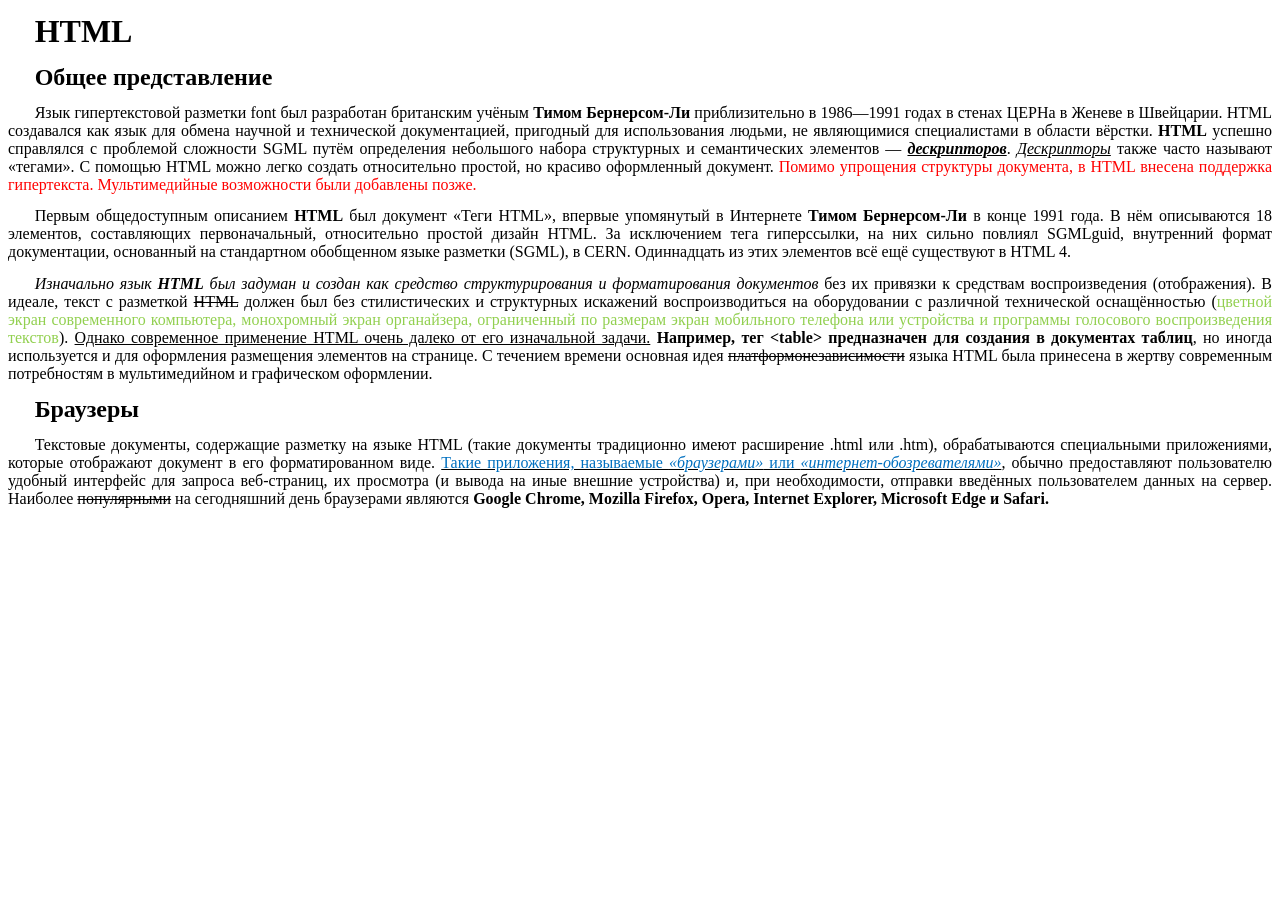
<file: index.html>
<!DOCTYPE html>
<html lang="ru">
<head>
    <meta charset="UTF-8">
    <title>HTML</title>
</head>
<body>
    <h1 style="text-indent: 20pt;margin: 10pt 0px;">
        HTML
    </h1>
    <h2 style="text-indent: 20pt;margin: 10pt 0px">
        Общее представление
    </h2>
    <p style="text-indent: 20pt;margin: 10pt 0px; text-align: justify;">
        Язык гипертекстовой разметки font был разработан британским учёным <b>Тимом
        Бернерсом-Ли</b> приблизительно в 1986—1991 годах в стенах ЦЕРНа в Женеве в Швейцарии. HTML
        создавался как язык для обмена научной и технической документацией, пригодный для
        использования людьми, не являющимися специалистами в области вёрстки. <b>HTML</b> успешно
        справлялся с проблемой сложности SGML путём определения небольшого набора структурных и
        семантических элементов — <i><u><b>дескрипторов</b></u></i>. <i><u>Дескрипторы</u></i> также часто называют «тегами». С
        помощью HTML можно легко создать относительно простой, но красиво оформленный документ.
        <span style="color: red">Помимо упрощения структуры документа, в HTML внесена поддержка гипертекста.
        Мультимедийные возможности были добавлены позже.</span>
    </p>
    <p style="text-indent: 20pt;margin: 10pt 0px; text-align: justify;">
        Первым общедоступным описанием <b>HTML</b> был документ «Теги HTML», впервые
        упомянутый в Интернете <b>Тимом Бернерсом-Ли</b> в конце 1991 года. В нём описываются 18
        элементов, составляющих первоначальный, относительно простой дизайн HTML. За исключением
        тега гиперссылки, на них сильно повлиял SGMLguid, внутренний формат документации,
        основанный на стандартном обобщенном языке разметки (SGML), в CERN. Одиннадцать из этих
        элементов всё ещё существуют в HTML 4.
    </p>
    <p style="text-indent: 20pt;margin: 10pt 0px; text-align: justify;">
        <i>Изначально язык <b>HTML</b> был задуман и создан как средство структурирования и
        форматирования документов</i> без их привязки к средствам воспроизведения (отображения). В
        идеале, текст с разметкой <s>HTML</s> должен был без стилистических и структурных искажений
        воспроизводиться на оборудовании с различной технической оснащённостью (<span style="color: #92d050">цветной экран
        современного компьютера, монохромный экран органайзера, ограниченный по размерам экран
        мобильного телефона или устройства и программы голосового воспроизведения текстов</span>). <u>Однако
        современное применение HTML очень далеко от его изначальной задачи.</u> <b>Например, тег &lt;table&gt;
        предназначен для создания в документах таблиц</b>, но иногда используется и для оформления
        размещения элементов на странице. С течением времени основная идея <s>платформонезависимости</s>
        языка HTML была принесена в жертву современным потребностям в мультимедийном и
        графическом оформлении.
    </p>
    <h2 style="text-indent: 20pt;margin: 10pt 0px;">
        Браузеры
    </h2>
    <p style="text-indent: 20pt;margin: 10pt 0px; text-align: justify;">
        Текстовые документы, содержащие разметку на языке HTML (такие документы
        традиционно имеют расширение .html или .htm), обрабатываются специальными приложениями,
        которые отображают документ в его форматированном виде. <u><span style="color: #0070c0">Такие приложения, называемые
        <i>«браузерами»</i> или <i>«интернет-обозревателями»</i></span></u>, обычно предоставляют пользователю удобный
        интерфейс для запроса веб-страниц, их просмотра (и вывода на иные внешние устройства) и, при
        необходимости, отправки введённых пользователем данных на сервер. Наиболее <s>популярными</s> на
        сегодняшний день браузерами являются <b>Google Chrome, Mozilla Firefox, Opera, Internet Explorer,
        Microsoft Edge и Safari.</b>
    </p>
</body>
</html>
</file>
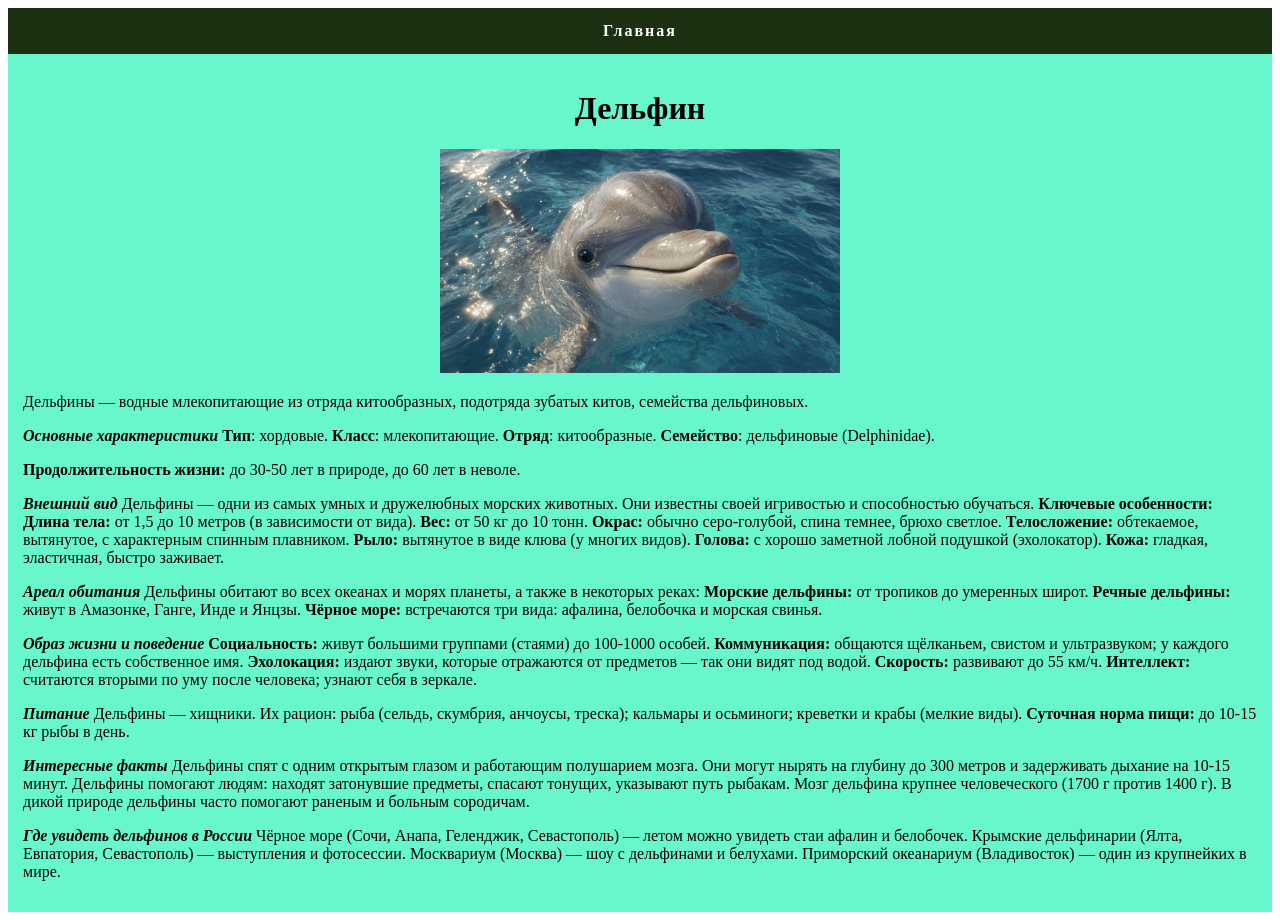
<file: Dilfin.html>
<!DOCTYPE html>
<html lang="ru">
<head>
    <meta charset="UTF-8">
    <title>Капибара</title>
    <link rel="stylesheet" href="scratch.css">
</head>
<body>
    <div class="nav-block">
        <a href="ht2.html">Главная</a>
    </div>
    <div class="content">
    <div class="nav-bl">
    <h1>Дельфин</h1>
    </div>
     <div class="nav-bl">
        <img src="img_3.png" alt="Млек" width="400">
     </div>
    <div>
        <p>Дельфины — водные млекопитающие из отряда китообразных, подотряда зубатых китов, семейства дельфиновых.

<p><b><i>Основные характеристики</i></b>
<b>Тип</b>: хордовые.
<b>Класс</b>: млекопитающие.
<b>Отряд</b>: китообразные.
<b>Семейство</b>: дельфиновые (Delphinidae).</p>

<p><b>Продолжительность жизни:</b> до 30-50 лет в природе, до 60 лет в неволе.</p>

<p><i><b>Внешний вид</b></i>
Дельфины — одни из самых умных и дружелюбных морских животных. Они известны своей игривостью и способностью обучаться.
<b>Ключевые особенности:</b>
<b>Длина тела:</b> от 1,5 до 10 метров (в зависимости от вида).
<b>Вес:</b> от 50 кг до 10 тонн.
<b>Окрас:</b> обычно серо-голубой, спина темнее, брюхо светлое.
<b>Телосложение:</b> обтекаемое, вытянутое, с характерным спинным плавником.
<b>Рыло:</b> вытянутое в виде клюва (у многих видов).
<b>Голова:</b> с хорошо заметной лобной подушкой (эхолокатор).
<b>Кожа:</b> гладкая, эластичная, быстро заживает.</p>

<p><b><i>Ареал обитания</i></b>
Дельфины обитают во всех океанах и морях планеты, а также в некоторых реках:
<b>Морские дельфины:</b> от тропиков до умеренных широт.
<b>Речные дельфины:</b> живут в Амазонке, Ганге, Инде и Янцзы.
<b>Чёрное море:</b> встречаются три вида: афалина, белобочка и морская свинья.</p>

<p><b><i>Образ жизни и поведение</i></b>
<b>Социальность:</b> живут большими группами (стаями) до 100-1000 особей.
<b>Коммуникация:</b> общаются щёлканьем, свистом и ультразвуком; у каждого дельфина есть собственное имя.
<b>Эхолокация:</b> издают звуки, которые отражаются от предметов — так они видят под водой.
<b>Скорость:</b> развивают до 55 км/ч.
<b>Интеллект:</b> считаются вторыми по уму после человека; узнают себя в зеркале.</p>

<p><b><i>Питание</i></b>
Дельфины — хищники. Их рацион:
рыба (сельдь, скумбрия, анчоусы, треска);
кальмары и осьминоги;
креветки и крабы (мелкие виды).
<b>Суточная норма пищи:</b> до 10-15 кг рыбы в день.</p>

<p><b><i>Интересные факты</i></b>
Дельфины спят с одним открытым глазом и работающим полушарием мозга.
Они могут нырять на глубину до 300 метров и задерживать дыхание на 10-15 минут.
Дельфины помогают людям: находят затонувшие предметы, спасают тонущих, указывают путь рыбакам.
Мозг дельфина крупнее человеческого (1700 г против 1400 г).
В дикой природе дельфины часто помогают раненым и больным сородичам.</p>

<p><b><i>Где увидеть дельфинов в России</i></b>
Чёрное море (Сочи, Анапа, Геленджик, Севастополь) — летом можно увидеть стаи афалин и белобочек.
Крымские дельфинарии (Ялта, Евпатория, Севастополь) — выступления и фотосессии.
Москвариум (Москва) — шоу с дельфинами и белухами.
Приморский океанариум (Владивосток) — один из крупнейких в мире.</p>
    </div>
</body>
</html>
</file>
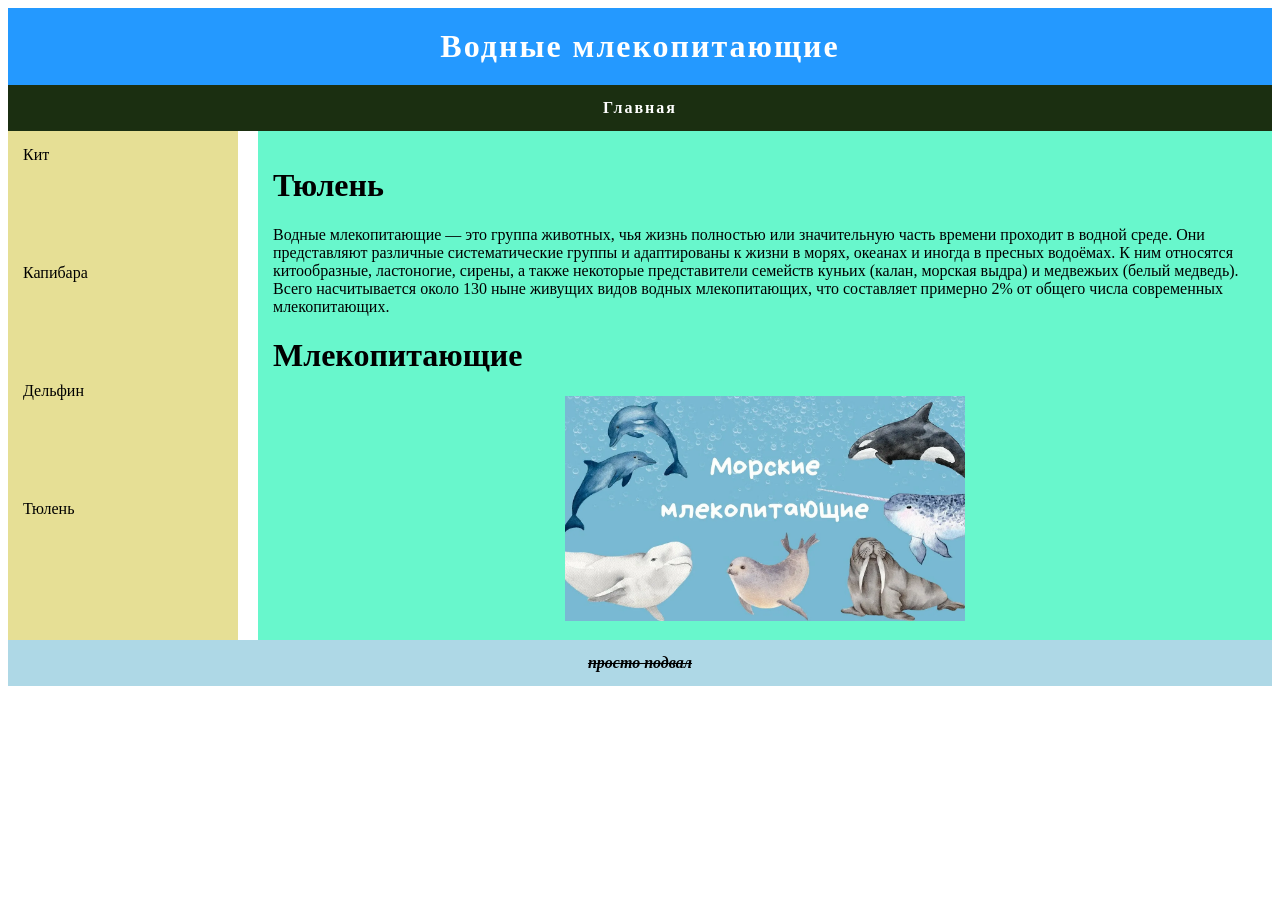
<file: ht2.html>
<!DOCTYPE html>
<html lang="ru">
<head>
    <meta charset="UTF-8">
    <title>Title</title>
    <link rel="stylesheet" href="scratch.css">
</head>
<body>
    <div class="header">
        Водные млекопитающие
    </div>

    <div class="nav-block">
        <a href="#">Главная</a>
    </div>
    <div class="row">
        <div class="menu">
            <a href="Kit.html">Кит</a>
            <a href="kopibara.html">Капибара</a>
            <a href="Dilfin.html">Дельфин</a>
            <a href="Tulen.html">Тюлень</a>
        </div>
        <div class="content">
            <h1>Тюлень</h1>
            Водные млекопитающие — это группа животных, чья жизнь полностью или значительную часть времени проходит в водной среде. Они представляют различные систематические группы и адаптированы к жизни в морях, океанах и иногда в пресных водоёмах. К ним относятся китообразные, ластоногие, сирены, а также некоторые представители семейств куньих (калан, морская выдра) и медвежьих (белый медведь). Всего насчитывается около 130 ныне живущих видов водных млекопитающих, что составляет примерно 2% от общего числа современных млекопитающих.
                <h1>Млекопитающие</h1>
                <div class="nav-bl">
                <img src="img_1.png" alt="Млек" width="400">
                </div>
        </div>

    </div>
<div class="nv-block">
    <s><b><i>просто подвал</i></s></b>
</div>
</body>
</html>
</file>
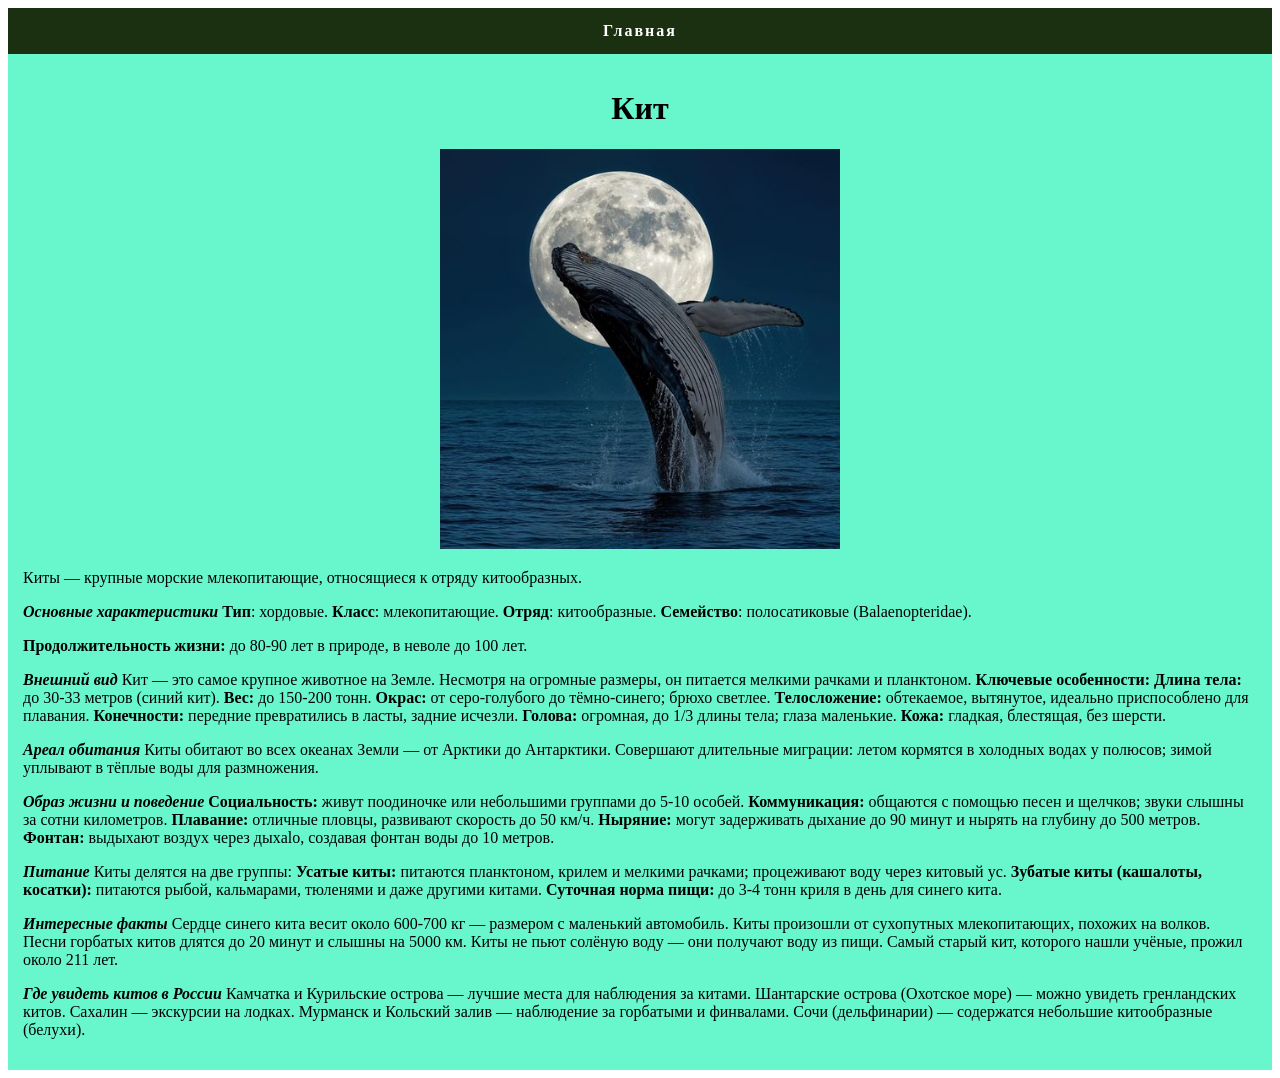
<file: Kit.html>
<!DOCTYPE html>
<html lang="ru">
<head>
    <meta charset="UTF-8">
    <title>Капибара</title>
    <link rel="stylesheet" href="scratch.css">
</head>
<body>
    <div class="nav-block">
        <a href="ht2.html">Главная</a>
    </div>
    <div class="content">
        <div class="nav-bl">
        <h1>Кит</h1>
        </div>
     <div class="nav-bl">
         <img src="img_2.png" alt="Млек" width="400">
     </div>
    <div>
        <p>Киты — крупные морские млекопитающие, относящиеся к отряду китообразных.

<p><b><i>Основные характеристики</i></b>
<b>Тип</b>: хордовые.
<b>Класс</b>: млекопитающие.
<b>Отряд</b>: китообразные.
<b>Семейство</b>: полосатиковые (Balaenopteridae).</p>

<p><b>Продолжительность жизни:</b> до 80-90 лет в природе, в неволе до 100 лет.</p>

<p><i><b>Внешний вид</b></i>
Кит — это самое крупное животное на Земле. Несмотря на огромные размеры, он питается мелкими рачками и планктоном.
<b>Ключевые особенности:</b>
<b>Длина тела:</b> до 30-33 метров (синий кит).
<b>Вес:</b> до 150-200 тонн.
<b>Окрас:</b> от серо-голубого до тёмно-синего; брюхо светлее.
<b>Телосложение:</b> обтекаемое, вытянутое, идеально приспособлено для плавания.
<b>Конечности:</b> передние превратились в ласты, задние исчезли.
<b>Голова:</b> огромная, до 1/3 длины тела; глаза маленькие.
<b>Кожа:</b> гладкая, блестящая, без шерсти.</p>

<p><b><i>Ареал обитания</i></b>
Киты обитают во всех океанах Земли — от Арктики до Антарктики. Совершают длительные миграции:
летом кормятся в холодных водах у полюсов;
зимой уплывают в тёплые воды для размножения.</p>

<p><b><i>Образ жизни и поведение</i></b>
<b>Социальность:</b> живут поодиночке или небольшими группами до 5-10 особей.
<b>Коммуникация:</b> общаются с помощью песен и щелчков; звуки слышны за сотни километров.
<b>Плавание:</b> отличные пловцы, развивают скорость до 50 км/ч.
<b>Ныряние:</b> могут задерживать дыхание до 90 минут и нырять на глубину до 500 метров.
<b>Фонтан:</b> выдыхают воздух через дыхalo, создавая фонтан воды до 10 метров.</p>

<p><b><i>Питание</i></b>
Киты делятся на две группы:
<b>Усатые киты:</b> питаются планктоном, крилем и мелкими рачками; процеживают воду через китовый ус.
<b>Зубатые киты (кашалоты, косатки):</b> питаются рыбой, кальмарами, тюленями и даже другими китами.
<b>Суточная норма пищи:</b> до 3-4 тонн криля в день для синего кита.</p>

<p><b><i>Интересные факты</i></b>
Сердце синего кита весит около 600-700 кг — размером с маленький автомобиль.
Киты произошли от сухопутных млекопитающих, похожих на волков.
Песни горбатых китов длятся до 20 минут и слышны на 5000 км.
Киты не пьют солёную воду — они получают воду из пищи.
Самый старый кит, которого нашли учёные, прожил около 211 лет.</p>

<p><b><i>Где увидеть китов в России</i></b>
Камчатка и Курильские острова — лучшие места для наблюдения за китами.
Шантарские острова (Охотское море) — можно увидеть гренландских китов.
Сахалин — экскурсии на лодках.
Мурманск и Кольский залив — наблюдение за горбатыми и финвалами.
Сочи (дельфинарии) — содержатся небольшие китообразные (белухи).</p>
    </div>
</body>
</html>
</file>
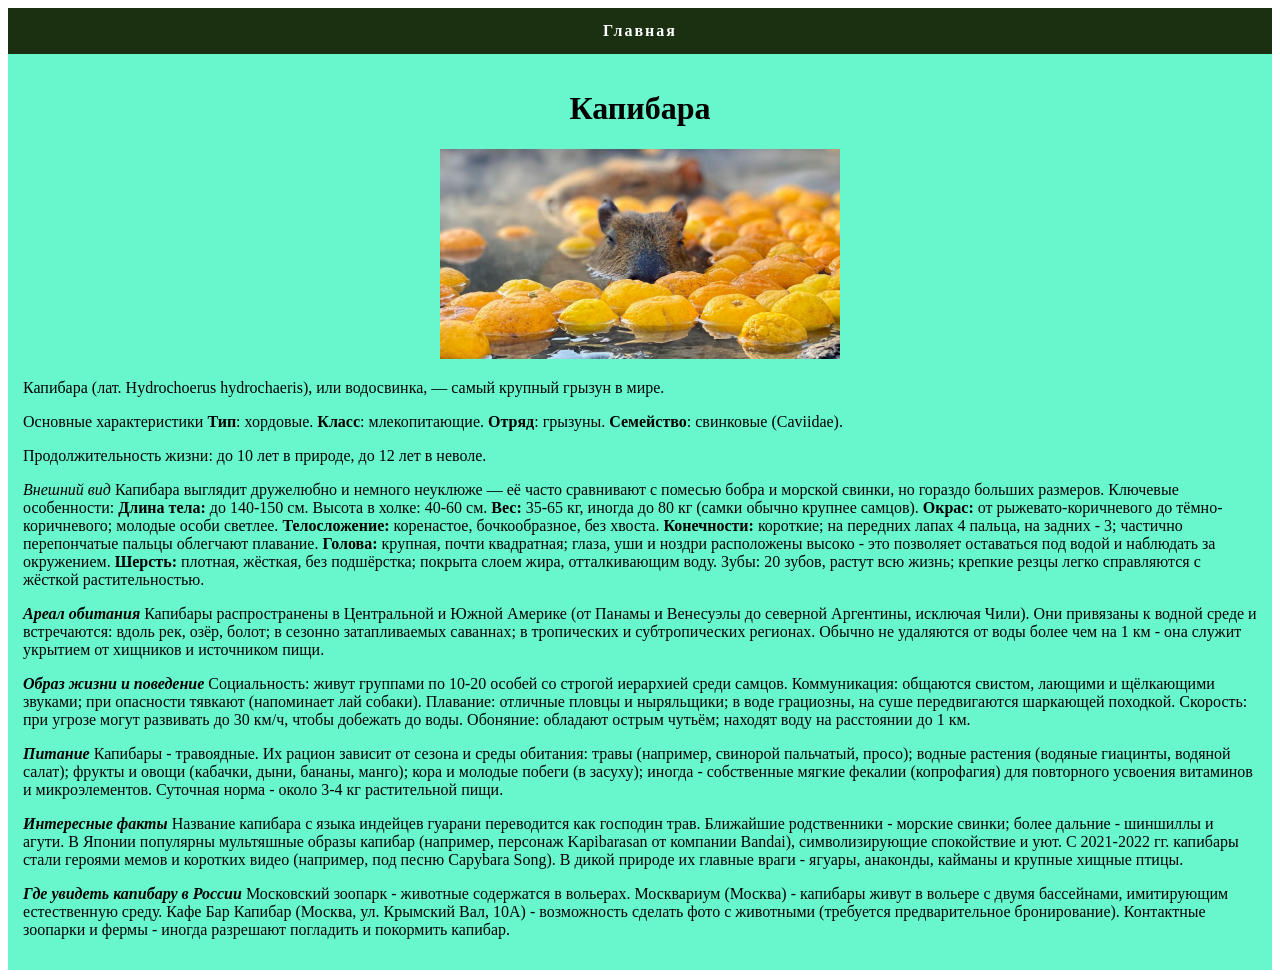
<file: kopibara.html>
<!DOCTYPE html>
<html lang="ru">
<head>
    <meta charset="UTF-8">
    <title>Капибара</title>
    <link rel="stylesheet" href="scratch.css">
</head>
<body>
    <div class="nav-block">
        <a href="ht2.html">Главная</a>
    </div>
    <div class="content">
        <div class="nav-bl">
        <h1>Капибара</h1>
        </div>
     <div class="nav-bl">
        <img src="img_4.png" alt="Млек" width="400">
     </div>
    <div>
        <p>Капибара (лат. Hydrochoerus hydrochaeris), или водосвинка, — самый крупный грызун в мире.

<p>Основные характеристики
<b>Тип</b>: хордовые.
<b>Класс</b>: млекопитающие.
<b>Отряд</b>: грызуны.
<b>Семейство</b>: свинковые (Caviidae).</p>
<p>Продолжительность жизни: до 10 лет в природе, до 12 лет в неволе.</p>
<p><i>Внешний вид</i>
Капибара выглядит дружелюбно и немного неуклюже — её часто сравнивают с помесью бобра и морской свинки, но гораздо больших размеров.
Ключевые особенности:
<b>Длина тела:</b> до 140-150 см.
Высота в холке:</b> 40-60 см.
<b>Вес:</b> 35-65 кг, иногда до 80 кг (самки обычно крупнее самцов).
<b>Окрас:</b> от рыжевато-коричневого до тёмно-коричневого; молодые особи светлее.
<b>Телосложение:</b> коренастое, бочкообразное, без хвоста.
<b>Конечности:</b> короткие; на передних лапах 4 пальца, на задних - 3; частично перепончатые пальцы облегчают плавание.
<b>Голова:</b> крупная, почти квадратная; глаза, уши и ноздри расположены высоко - это позволяет оставаться под водой и наблюдать за окружением.
<b>Шерсть:</b> плотная, жёсткая, без подшёрстка; покрыта слоем жира, отталкивающим воду.
Зубы: 20 зубов, растут всю жизнь; крепкие резцы легко справляются с жёсткой растительностью.</p>

<p><b><i>Ареал обитания</b></i>
Капибары распространены в Центральной и Южной Америке (от Панамы и Венесуэлы до северной Аргентины, исключая Чили). Они привязаны к водной среде и встречаются:
вдоль рек, озёр, болот;
в сезонно затапливаемых саваннах;
в тропических и субтропических регионах.
Обычно не удаляются от воды более чем на 1 км - она служит укрытием от хищников и источником пищи.</p>

<p><b><i>Образ жизни и поведение</b></i>
Социальность: живут группами по 10-20 особей со строгой иерархией среди самцов.
Коммуникация: общаются свистом, лающими и щёлкающими звуками; при опасности тявкают (напоминает лай собаки).
Плавание: отличные пловцы и ныряльщики; в воде грациозны, на суше передвигаются шаркающей походкой.
Скорость: при угрозе могут развивать до 30 км/ч, чтобы добежать до воды.
Обоняние: обладают острым чутьём; находят воду на расстоянии до 1 км.</p>

<p><b><i>Питание</b></i>
Капибары - травоядные. Их рацион зависит от сезона и среды обитания:
травы (например, свинорой пальчатый, просо);
водные растения (водяные гиацинты, водяной салат);
фрукты и овощи (кабачки, дыни, бананы, манго);
кора и молодые побеги (в засуху);
иногда - собственные мягкие фекалии (копрофагия) для повторного усвоения витаминов и микроэлементов.
Суточная норма - около 3-4 кг растительной пищи.</p>

<p><b><i>Интересные факты</b></i>
Название капибара с языка индейцев гуарани переводится как господин трав.
Ближайшие родственники - морские свинки; более дальние - шиншиллы и агути.
В Японии популярны мультяшные образы капибар (например, персонаж Kapibarasan от компании Bandai), символизирующие спокойствие и уют.
С 2021-2022 гг. капибары стали героями мемов и коротких видео (например, под песню Capybara Song).
В дикой природе их главные враги - ягуары, анаконды, кайманы и крупные хищные птицы.</p>

<p><b><i>Где увидеть капибару в России</b></i>
Московский зоопарк - животные содержатся в вольерах.
Москвариум (Москва) - капибары живут в вольере с двумя бассейнами, имитирующим естественную среду.
Кафе Бар Капибар (Москва, ул. Крымский Вал, 10А) - возможность сделать фото с животными (требуется предварительное бронирование).
Контактные зоопарки и фермы - иногда разрешают погладить и покормить капибар.</p>
    </div>
</body>
</html>
</file>
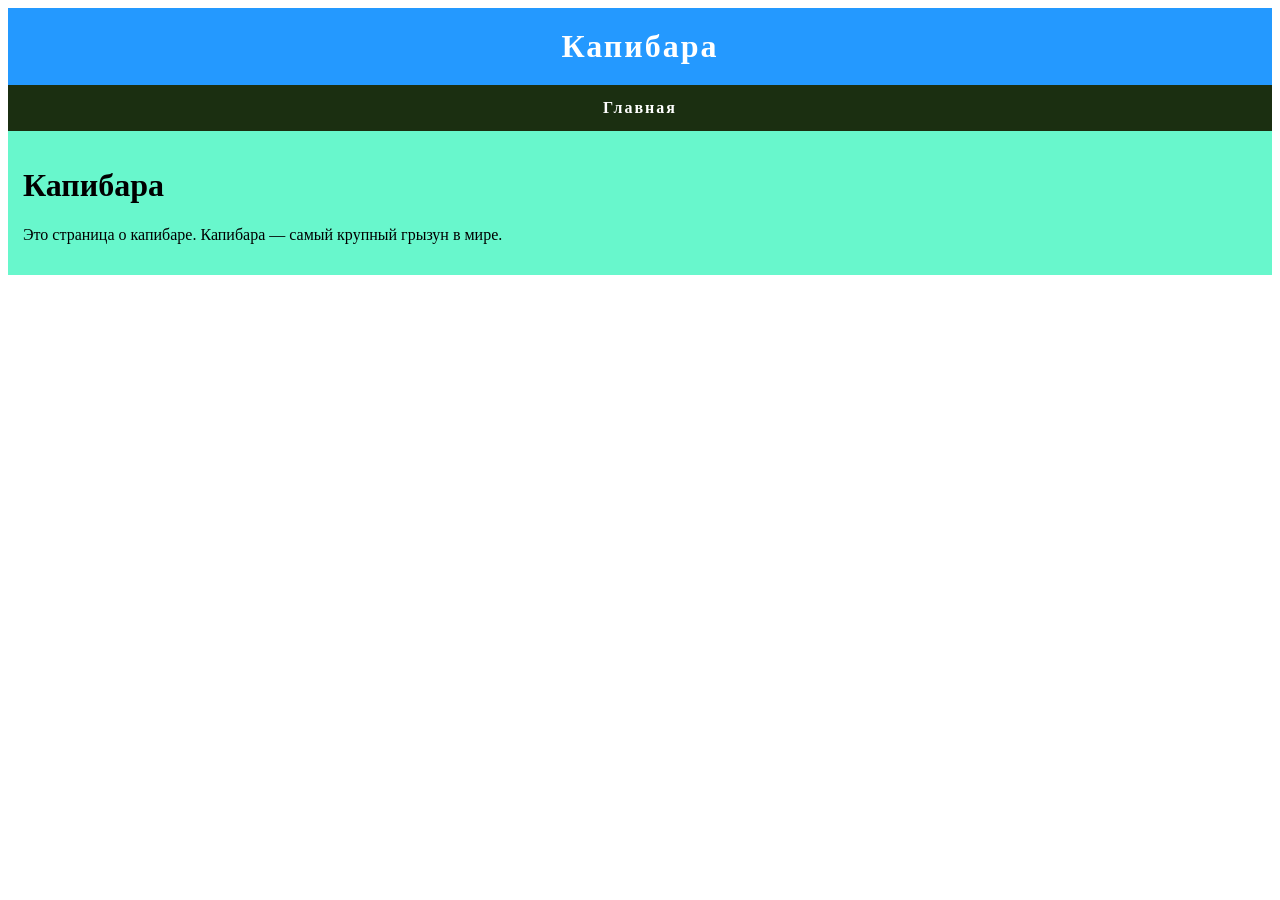
<file: kopubara.html>
<!DOCTYPE html>
<html lang="ru">
<head>
    <meta charset="UTF-8">
    <title>Капибара</title>
    <link rel="stylesheet" href="scratch.css">
</head>
<body>
    <div class="header">
        Капибара
    </div>
    <div class="nav-block">
        <a href="index.html">Главная</a>
    </div>
    <div class="content">
        <h1>Капибара</h1>
        <p>Это страница о капибаре. Капибара — самый крупный грызун в мире.</p>
    </div>
</body>
</html>
</file>
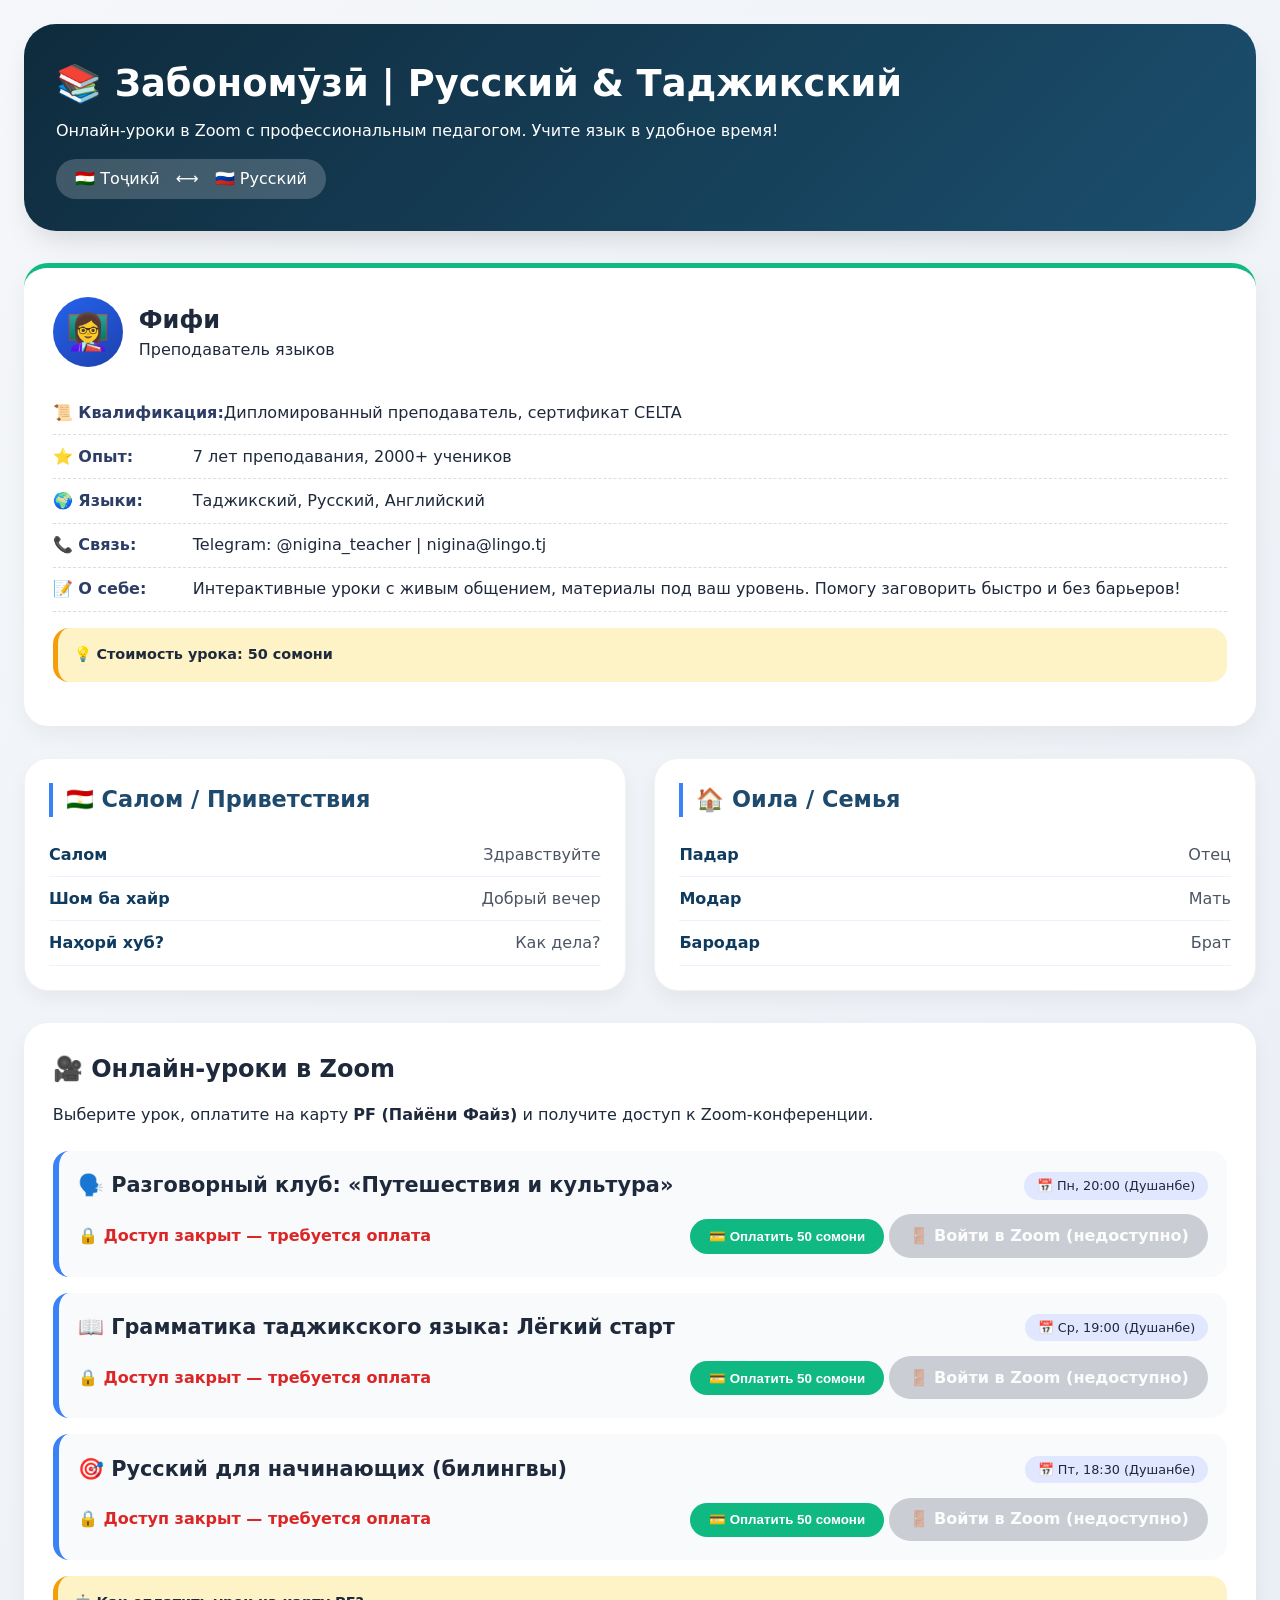
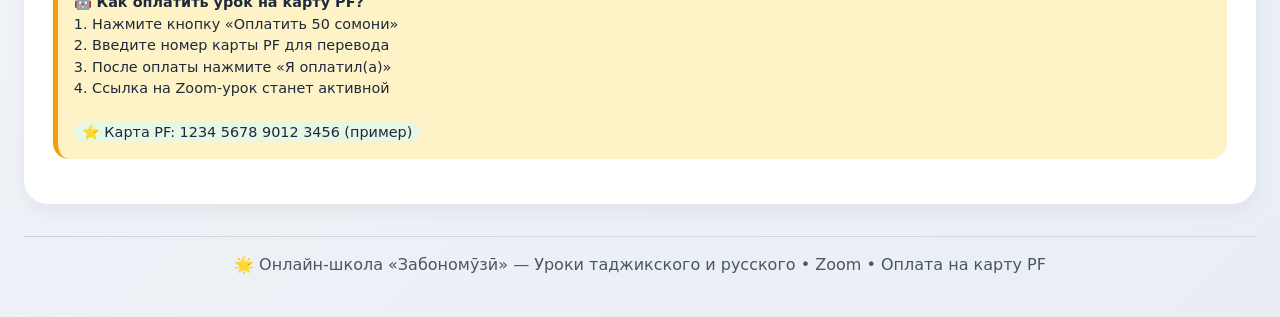
<file: leng.html>
<!DOCTYPE html>
<html lang="ru">
<head>
    <meta charset="UTF-8">
    <meta name="viewport" content="width=device-width, initial-scale=1.0, user-scalable=yes">
    <title>Забономӯзӣ | Изучение таджикского и русского языка — онлайн уроки в Zoom</title>
    <link rel="stylesheet" href="scratch_1.css">
</head>
<body>
<div class="container">
    <!-- ХЕДЕР -->
    <div class="header">
        <h1>📚 Забономӯзӣ | Русский & Таджикский</h1>
        <p>Онлайн-уроки в Zoom с профессиональным педагогом. Учите язык в удобное время!</p>
        <div class="lang-badge">
            <span>🇹🇯 Тоҷикӣ</span> <span>⟷</span> <span>🇷🇺 Русский</span>
        </div>
    </div>

    <!-- АНКЕТА ПЕДАГОГА -->
    <div class="teacher-card">
        <div class="teacher-header">
            <div class="avatar">👩‍🏫</div>
            <div>
                <h2>Фифи</h2>
                <p>Преподаватель языков</p>
            </div>
        </div>
        <div class="info-row">
            <span class="info-label">📜 Квалификация:</span>
            <span class="info-value">Дипломированный преподаватель, сертификат CELTA</span>
        </div>
        <div class="info-row">
            <span class="info-label">⭐ Опыт:</span>
            <span class="info-value">7 лет преподавания, 2000+ учеников</span>
        </div>
        <div class="info-row">
            <span class="info-label">🌍 Языки:</span>
            <span class="info-value">Таджикский, Русский, Английский</span>
        </div>
        <div class="info-row">
            <span class="info-label">📞 Связь:</span>
            <span class="info-value">Telegram: @nigina_teacher | nigina@lingo.tj</span>
        </div>
        <div class="info-row">
            <span class="info-label">📝 О себе:</span>
            <span class="info-value">Интерактивные уроки с живым общением, материалы под ваш уровень. Помогу заговорить быстро и без барьеров!</span>
        </div>
        <div class="payment-demo" style="margin-top: 1rem;">
            💡 <strong>Стоимость урока: 50 сомони</strong>
        </div>
    </div>

    <!-- СЛОВАРИ -->
    <div class="grid-2">
        <div class="card">
            <h3>🇹🇯 Салом / Приветствия</h3>
            <ul class="word-list">
                <li><span class="word-tj">Салом</span><span class="word-ru">Здравствуйте</span></li>
                <li><span class="word-tj">Шом ба хайр</span><span class="word-ru">Добрый вечер</span></li>
                <li><span class="word-tj">Наҳорӣ хуб?</span><span class="word-ru">Как дела?</span></li>
            </ul>
        </div>
        <div class="card">
            <h3>🏠 Оила / Семья</h3>
            <ul class="word-list">
                <li><span class="word-tj">Падар</span><span class="word-ru">Отец</span></li>
                <li><span class="word-tj">Модар</span><span class="word-ru">Мать</span></li>
                <li><span class="word-tj">Бародар</span><span class="word-ru">Брат</span></li>
            </ul>
        </div>
    </div>

    <!-- УРОКИ + ОПЛАТА НА КАРТУ PF -->
    <div class="lessons-section">
        <h2 style="margin-bottom: 1rem;">🎥 Онлайн-уроки в Zoom</h2>
        <p style="margin-bottom: 1.5rem;">Выберите урок, оплатите на карту <strong>PF (Пайёни Файз)</strong> и получите доступ к Zoom-конференции.</p>

        <!-- Урок 1 -->
        <div class="lesson-item" id="lesson1">
            <div class="lesson-title">
                <span>🗣️ Разговорный клуб: «Путешествия и культура»</span>
                <span class="lesson-time">📅 Пн, 20:00 (Душанбе)</span>
            </div>
            <div class="access-status">
                <span id="status1" class="access-granted" style="color:#dc2626;">🔒 Доступ закрыт</span>
                <div>
                    <button onclick="openPayment(1)" class="btn-pay">💳 Оплатить 50 сомони</button>
                    <a href="#" id="zoomLink1" class="btn-zoom locked" target="_blank">🚪 Войти в Zoom (недоступно)</a>
                </div>
            </div>
        </div>

        <!-- Урок 2 -->
        <div class="lesson-item" id="lesson2">
            <div class="lesson-title">
                <span>📖 Грамматика таджикского языка: Лёгкий старт</span>
                <span class="lesson-time">📅 Ср, 19:00 (Душанбе)</span>
            </div>
            <div class="access-status">
                <span id="status2" class="access-granted" style="color:#dc2626;">🔒 Доступ закрыт</span>
                <div>
                    <button onclick="openPayment(2)" class="btn-pay">💳 Оплатить 50 сомони</button>
                    <a href="#" id="zoomLink2" class="btn-zoom locked" target="_blank">🚪 Войти в Zoom (недоступно)</a>
                </div>
            </div>
        </div>

        <!-- Урок 3 -->
        <div class="lesson-item" id="lesson3">
            <div class="lesson-title">
                <span>🎯 Русский для начинающих (билингвы)</span>
                <span class="lesson-time">📅 Пт, 18:30 (Душанбе)</span>
            </div>
            <div class="access-status">
                <span id="status3" class="access-granted" style="color:#dc2626;">🔒 Доступ закрыт</span>
                <div>
                    <button onclick="openPayment(3)" class="btn-pay">💳 Оплатить 50 сомони</button>
                    <a href="#" id="zoomLink3" class="btn-zoom locked" target="_blank">🚪 Войти в Zoom (недоступно)</a>
                </div>
            </div>
        </div>

        <!-- ИНФОРМАЦИЯ ОБ ОПЛАТЕ -->
        <div class="payment-demo">
            🤖 <strong>Как оплатить урок на карту PF?</strong><br>
            1. Нажмите кнопку «Оплатить 50 сомони»<br>
            2. Введите номер карты PF для перевода<br>
            3. После оплаты нажмите «Я оплатил(а)»<br>
            4. Ссылка на Zoom-урок станет активной<br><br>
            <span style="background:#e6f7e6; padding:2px 8px; border-radius:20px;">⭐ Карта PF: 1234 5678 9012 3456 (пример)</span>
        </div>
    </div>

    <div class="footer">
        🌟 Онлайн-школа «Забономӯзӣ» — Уроки таджикского и русского • Zoom • Оплата на карту PF
    </div>
</div>

<!-- МОДАЛЬНОЕ ОКНО ОПЛАТЫ -->
<div id="paymentModal" class="modal">
    <div class="modal-content">
        <div class="modal-header">
            <h2>💳 Оплата урока</h2>
            <span class="close-btn" onclick="closePayment()">&times;</span>
        </div>

        <div class="payment-info">
            <p><strong>📚 Урок:</strong> <span id="lessonName">Загрузка...</span></p>
            <p><strong>💰 Сумма:</strong> 50 сомони</p>
            <hr style="margin: 1rem 0;">
            <p><strong>💳 Реквизиты для оплаты (PF):</strong></p>
            <div class="card-number"> 5536 9177 6289 0777 </div>
            <p style="font-size: 0.9rem; color: #6b7280; text-align: center;">Получатель: Решаев Ф.П.</p>
        </div>

        <div class="payment-form">
            <p style="font-weight: 600; margin-bottom: 0.5rem;">Введите номер карты, с которой производите оплату:</p>
            <input type="text" id="cardNumber" placeholder="XXXX XXXX XXXX XXXX" maxlength="19">

            <div class="row">
                <input type="text" id="expiryDate" placeholder="MM/YY" maxlength="5">
                <input type="text" id="cvv" placeholder="CVV" maxlength="3">
            </div>

            <button onclick="confirmPayment()" class="btn-submit">
                ✅ Я оплатил(а) — открыть доступ
            </button>

            <p style="font-size: 0.8rem; color: #6b7280; text-align: center; margin-top: 0.5rem;">
                После оплаты нажмите кнопку, чтобы получить доступ к уроку
            </p>
        </div>
    </div>
</div>

<script>
    // Реальные Zoom-ссылки
    const zoomUrls = {
        1: "https://us04web.zoom.us/j/12345678901?pwd=DEMO1",
        2: "https://us04web.zoom.us/j/12345678902?pwd=DEMO2",
        3: "https://us04web.zoom.us/j/12345678903?pwd=DEMO3"
    };

    const lessonNames = {
        1: "🗣️ Разговорный клуб: «Путешествия и культура»",
        2: "📖 Грамматика таджикского языка: Лёгкий старт",
        3: "🎯 Русский для начинающих (билингвы)"
    };

    let currentLessonId = null;

    // Открытие модального окна оплаты
    function openPayment(lessonId) {
        currentLessonId = lessonId;
        document.getElementById('lessonName').textContent = lessonNames[lessonId];
        document.getElementById('paymentModal').style.display = 'block';
        document.body.style.overflow = 'hidden';
    }

    // Закрытие модального окна
    function closePayment() {
        document.getElementById('paymentModal').style.display = 'none';
        document.body.style.overflow = 'auto';
    }

    // Подтверждение оплаты
    function confirmPayment() {
        const cardNumber = document.getElementById('cardNumber').value.trim();
        const expiry = document.getElementById('expiryDate').value.trim();
        const cvv = document.getElementById('cvv').value.trim();

        // Простая валидация
        if (!cardNumber || cardNumber.length < 16) {
            alert('⚠️ Пожалуйста, введите номер карты (16 цифр)');
            return;
        }

        if (!expiry || expiry.length < 5) {
            alert('⚠️ Пожалуйста, введите срок действия (MM/YY)');
            return;
        }

        if (!cvv || cvv.length < 3) {
            alert('⚠️ Пожалуйста, введите CVV код (3 цифры)');
            return;
        }

        // Подтверждение оплаты
        if (confirm('✅ Вы подтверждаете оплату 50 сомони на карту PF?\n\nНомер карты: ' + cardNumber + '\n\nПосле подтверждения доступ к уроку будет открыт.')) {
            // Открываем доступ к уроку
            localStorage.setItem(`zoom_access_${currentLessonId}`, 'true');
            updateLessonUI(currentLessonId);
            closePayment();
            alert('🎉 Доступ к уроку открыт! Теперь вы можете войти в Zoom.');

            // Очищаем поля
            document.getElementById('cardNumber').value = '';
            document.getElementById('expiryDate').value = '';
            document.getElementById('cvv').value = '';
        }
    }

    // Обновление UI урока
    function updateLessonUI(lessonId) {
        const isOpen = localStorage.getItem(`zoom_access_${lessonId}`) === 'true';
        const statusSpan = document.getElementById(`status${lessonId}`);
        const zoomLink = document.getElementById(`zoomLink${lessonId}`);

        if (isOpen) {
            statusSpan.innerHTML = "✅ Доступ открыт!";
            statusSpan.style.color = "#10b981";
            zoomLink.classList.remove("locked");
            zoomLink.style.pointerEvents = "auto";
            zoomLink.style.opacity = "1";
            zoomLink.href = zoomUrls[lessonId];
            zoomLink.innerText = "🎥 Войти в Zoom (активно)";
        } else {
            statusSpan.innerHTML = "🔒 Доступ закрыт — требуется оплата";
            statusSpan.style.color = "#dc2626";
            zoomLink.classList.add("locked");
            zoomLink.style.pointerEvents = "none";
            zoomLink.style.opacity = "0.5";
            zoomLink.href = "#";
            zoomLink.innerText = "🚪 Войти в Zoom (недоступно)";
        }
    }

    // Загрузка сохранённых доступов при старте
    for (let i = 1; i <= 3; i++) {
        updateLessonUI(i);
    }

    // Закрытие модального окна по клику вне его
    window.onclick = function(event) {
        const modal = document.getElementById('paymentModal');
        if (event.target === modal) {
            closePayment();
        }
    }

    // Форматирование номера карты
    document.getElementById('cardNumber').addEventListener('input', function(e) {
        let value = this.value.replace(/\D/g, '');
        if (value.length > 16) value = value.slice(0, 16);
        let formatted = '';
        for (let i = 0; i < value.length; i++) {
            if (i > 0 && i % 4 === 0) formatted += ' ';
            formatted += value[i];
        }
        this.value = formatted;
    });

    // Форматирование даты
    document.getElementById('expiryDate').addEventListener('input', function(e) {
        let value = this.value.replace(/\D/g, '');
        if (value.length > 4) value = value.slice(0, 4);
        if (value.length >= 2) {
            this.value = value.slice(0, 2) + '/' + value.slice(2);
        } else {
            this.value = value;
        }
    });

    // Только цифры для CVV
    document.getElementById('cvv').addEventListener('input', function(e) {
        this.value = this.value.replace(/\D/g, '').slice(0, 3);
    });
</script>
</body>
</html>
</file>
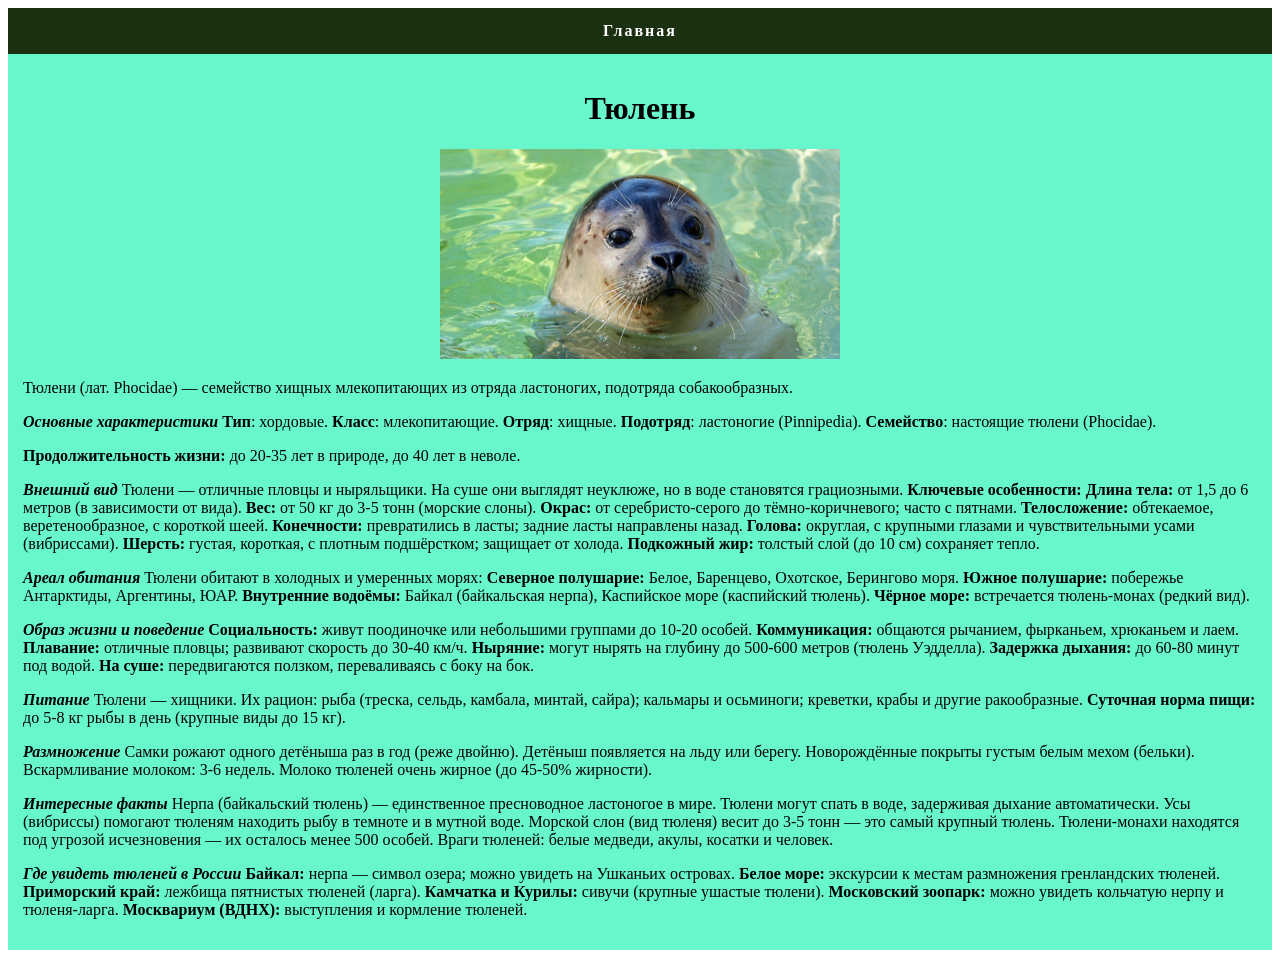
<file: Tulen.html>
<!DOCTYPE html>
<html lang="ru">
<head>
    <meta charset="UTF-8">
    <title>Капибара</title>
    <link rel="stylesheet" href="scratch.css">
</head>
<body>
    <div class="nav-block">
        <a href="ht2.html">Главная</a>
    </div>
    <div class="content">
        <div class="nav-bl">
        <h1>Тюлень</h1>
     </div>
        <div class="nav-bl">
        <img src="tulen.jpg" alt="Тюлень" width="400">
        </div>
    <div>
        <p>Тюлени (лат. Phocidae) — семейство хищных млекопитающих из отряда ластоногих, подотряда собакообразных.

<p><b><i>Основные характеристики</i></b>
<b>Тип</b>: хордовые.
<b>Класс</b>: млекопитающие.
<b>Отряд</b>: хищные.
<b>Подотряд</b>: ластоногие (Pinnipedia).
<b>Семейство</b>: настоящие тюлени (Phocidae).</p>

<p><b>Продолжительность жизни:</b> до 20-35 лет в природе, до 40 лет в неволе.</p>

<p><i><b>Внешний вид</b></i>
Тюлени — отличные пловцы и ныряльщики. На суше они выглядят неуклюже, но в воде становятся грациозными.
<b>Ключевые особенности:</b>
<b>Длина тела:</b> от 1,5 до 6 метров (в зависимости от вида).
<b>Вес:</b> от 50 кг до 3-5 тонн (морские слоны).
<b>Окрас:</b> от серебристо-серого до тёмно-коричневого; часто с пятнами.
<b>Телосложение:</b> обтекаемое, веретенообразное, с короткой шеей.
<b>Конечности:</b> превратились в ласты; задние ласты направлены назад.
<b>Голова:</b> округлая, с крупными глазами и чувствительными усами (вибриссами).
<b>Шерсть:</b> густая, короткая, с плотным подшёрстком; защищает от холода.
<b>Подкожный жир:</b> толстый слой (до 10 см) сохраняет тепло.</p>

<p><b><i>Ареал обитания</i></b>
Тюлени обитают в холодных и умеренных морях:
<b>Северное полушарие:</b> Белое, Баренцево, Охотское, Берингово моря.
<b>Южное полушарие:</b> побережье Антарктиды, Аргентины, ЮАР.
<b>Внутренние водоёмы:</b> Байкал (байкальская нерпа), Каспийское море (каспийский тюлень).
<b>Чёрное море:</b> встречается тюлень-монах (редкий вид).</p>

<p><b><i>Образ жизни и поведение</i></b>
<b>Социальность:</b> живут поодиночке или небольшими группами до 10-20 особей.
<b>Коммуникация:</b> общаются рычанием, фырканьем, хрюканьем и лаем.
<b>Плавание:</b> отличные пловцы; развивают скорость до 30-40 км/ч.
<b>Ныряние:</b> могут нырять на глубину до 500-600 метров (тюлень Уэдделла).
<b>Задержка дыхания:</b> до 60-80 минут под водой.
<b>На суше:</b> передвигаются ползком, переваливаясь с боку на бок.</p>

<p><b><i>Питание</i></b>
Тюлени — хищники. Их рацион:
рыба (треска, сельдь, камбала, минтай, сайра);
кальмары и осьминоги;
креветки, крабы и другие ракообразные.
<b>Суточная норма пищи:</b> до 5-8 кг рыбы в день (крупные виды до 15 кг).</p>

<p><b><i>Размножение</i></b>
Самки рожают одного детёныша раз в год (реже двойню).
Детёныш появляется на льду или берегу.
Новорождённые покрыты густым белым мехом (бельки).
Вскармливание молоком: 3-6 недель.
Молоко тюленей очень жирное (до 45-50% жирности).</p>

<p><b><i>Интересные факты</i></b>
Нерпа (байкальский тюлень) — единственное пресноводное ластоногое в мире.
Тюлени могут спать в воде, задерживая дыхание автоматически.
Усы (вибриссы) помогают тюленям находить рыбу в темноте и в мутной воде.
Морской слон (вид тюленя) весит до 3-5 тонн — это самый крупный тюлень.
Тюлени-монахи находятся под угрозой исчезновения — их осталось менее 500 особей.
Враги тюленей: белые медведи, акулы, косатки и человек.</p>

<p><b><i>Где увидеть тюленей в России</i></b>
<b>Байкал:</b> нерпа — символ озера; можно увидеть на Ушканьих островах.
<b>Белое море:</b> экскурсии к местам размножения гренландских тюленей.
<b>Приморский край:</b> лежбища пятнистых тюленей (ларга).
<b>Камчатка и Курилы:</b> сивучи (крупные ушастые тюлени).
<b>Московский зоопарк:</b> можно увидеть кольчатую нерпу и тюленя-ларга.
<b>Москвариум (ВДНХ):</b> выступления и кормление тюленей.</p>
    </div>
</body>
</html>
</file>
<file: scratch.css>
.header {
    background: #2499ff;
    color: white;
    text-align: center;
    padding: 35px 20px;
    font-size: 32px;
    font-weight: bold;
    letter-spacing: 2px;
}

.nav-block {
    background: #1B2F11;
    padding: 14px 20px;
    text-align: center;
}

.nav-block a {
    color: white;
    text-decoration: none;
    font-weight: bold;
    letter-spacing: 2px;
}
.row {
    display: flex;
    gap: 20px;
}

.menu {
    width: 200px;
    background: #e6df95;
    padding: 15px;
}

.menu a {
    display: block;
    margin-bottom: 100px;
    text-decoration: none;
    color: black;
}

.content {
    flex: 1;
    background: #68f7cc;
    padding: 15px;
}

.header {
    background: #2499ff;
    color: white;
    text-align: center;
    padding: 20px;
    font-size: 32px;
    font-weight: bold;
}

.nav-block {
    background: #1B2F11;
    padding: 14px 20px;
    text-align: center;
}

.nav-block a {
    color: white;
    text-decoration: none;
}
.nv-block {
    background: #aed8e6;
    padding: 14px 20px;
    text-align: center;
}
.nav-bl {
    padding: 0px 0px;
    text-align: center;
</file>
<file: scratch_1.css>
* {
    margin: 0;
    padding: 0;
    box-sizing: border-box;
}

body {
    font-family: 'Segoe UI', 'Roboto', system-ui, -apple-system, sans-serif;
    background: linear-gradient(135deg, #f5f7fa 0%, #e9eef5 100%);
    color: #1e293b;
    line-height: 1.5;
    min-height: 100vh;
}

.container {
    max-width: 1280px;
    margin: 0 auto;
    padding: 1.5rem;
}

/* Шапка */
.header {
    background: linear-gradient(135deg, #0f2b3d 0%, #1b4f6e 100%);
    color: white;
    border-radius: 2rem;
    padding: 2rem;
    margin-bottom: 2rem;
    box-shadow: 0 15px 30px -10px rgba(0,0,0,0.15);
}

.header h1 {
    font-size: 2.3rem;
    font-weight: 700;
    margin-bottom: 0.5rem;
}

.lang-badge {
    display: inline-flex;
    gap: 1rem;
    margin-top: 1rem;
    background: rgba(255,255,255,0.2);
    padding: 0.5rem 1.2rem;
    border-radius: 60px;
    font-weight: 500;
}

/* Сетка */
.grid-2 {
    display: grid;
    grid-template-columns: repeat(auto-fit, minmax(340px, 1fr));
    gap: 1.8rem;
    margin-bottom: 2rem;
}

.card {
    background: white;
    border-radius: 1.5rem;
    padding: 1.5rem;
    box-shadow: 0 8px 20px rgba(0,0,0,0.05);
    transition: transform 0.2s;
    border: 1px solid rgba(0,0,0,0.05);
}

.card:hover {
    transform: translateY(-4px);
    box-shadow: 0 20px 25px -12px rgba(0,0,0,0.12);
}

.card h3 {
    font-size: 1.4rem;
    margin-bottom: 1rem;
    color: #1e4a6e;
    border-left: 4px solid #3b82f6;
    padding-left: 0.8rem;
}

/* Словарь */
.word-list {
    list-style: none;
}
.word-list li {
    padding: 0.6rem 0;
    border-bottom: 1px solid #eef2ff;
    display: flex;
    justify-content: space-between;
}
.word-tj {
    font-weight: 600;
    color: #0f3b5f;
}
.word-ru {
    color: #4b5563;
}

/* АНКЕТА ПЕДАГОГА */
.teacher-card {
    background: white;
    border-radius: 1.5rem;
    padding: 1.8rem;
    margin-bottom: 2rem;
    box-shadow: 0 10px 25px rgba(0,0,0,0.05);
    border-top: 5px solid #10b981;
}
.teacher-header {
    display: flex;
    gap: 1rem;
    align-items: center;
    margin-bottom: 1.5rem;
    flex-wrap: wrap;
}
.avatar {
    background: linear-gradient(145deg, #2563eb, #1e40af);
    width: 70px;
    height: 70px;
    border-radius: 50%;
    display: flex;
    align-items: center;
    justify-content: center;
    font-size: 2.2rem;
    color: white;
}
.info-row {
    display: flex;
    flex-wrap: wrap;
    padding: 0.6rem 0;
    border-bottom: 1px dashed #ddd;
}
.info-label {
    font-weight: 700;
    min-width: 140px;
    color: #2c3e66;
}
.info-value {
    color: #1e293b;
}

/* Секция уроков ZOOM + оплата */
.lessons-section {
    background: white;
    border-radius: 1.5rem;
    padding: 1.8rem;
    margin: 1.5rem 0;
    box-shadow: 0 8px 20px rgba(0,0,0,0.05);
}
.lesson-item {
    background: #f9fafb;
    border-radius: 1rem;
    padding: 1.2rem;
    margin-bottom: 1rem;
    transition: 0.2s;
    border-left: 6px solid #3b82f6;
}
.lesson-title {
    font-size: 1.3rem;
    font-weight: 700;
    display: flex;
    justify-content: space-between;
    align-items: center;
    flex-wrap: wrap;
}
.lesson-time {
    background: #e0e7ff;
    padding: 0.25rem 0.8rem;
    border-radius: 30px;
    font-size: 0.8rem;
    font-weight: 500;
}
.access-status {
    margin-top: 0.8rem;
    display: flex;
    justify-content: space-between;
    align-items: center;
    flex-wrap: wrap;
    gap: 1rem;
}

/* Кнопки */
.btn-pay {
    background: #10b981;
    color: white;
    border: none;
    padding: 0.6rem 1.2rem;
    border-radius: 40px;
    font-weight: 600;
    cursor: pointer;
    transition: 0.2s;
    text-decoration: none;
    display: inline-block;
}
.btn-pay:hover {
    background: #059669;
    transform: scale(1.02);
}

.btn-zoom {
    background: #0a5c8e;
    color: white;
    border: none;
    padding: 0.6rem 1.2rem;
    border-radius: 40px;
    font-weight: 600;
    cursor: pointer;
    text-decoration: none;
    display: inline-block;
}
.btn-zoom:hover {
    background: #0b4b73;
}

.locked {
    background: #9ca3af;
    cursor: not-allowed;
    opacity: 0.6;
    pointer-events: none;
}

.access-granted {
    color: #10b981;
    font-weight: bold;
}

/* Модальное окно оплаты */
/* Модальное окно оплаты - ИСПРАВЛЕННОЕ */
.modal {
    display: none;
    position: fixed;
    z-index: 1000;
    left: 0;
    top: 0;
    width: 100%;
    height: 100%;
    background: rgba(0,0,0,0.6);
    backdrop-filter: blur(5px);
    animation: fadeIn 0.3s;
    overflow-y: auto; /* ДОБАВЛЕНО: позволяет скроллить модалку */
    padding: 20px 0; /* ДОБАВЛЕНО: отступы сверху и снизу */
}

.modal-content {
    background: white;
    margin: 20px auto; /* ИЗМЕНЕНО: отступ сверху уменьшен */
    padding: 2rem;
    border-radius: 1.5rem;
    max-width: 500px;
    width: 90%;
    box-shadow: 0 25px 50px rgba(0,0,0,0.3);
    animation: slideDown 0.3s;
    position: relative;
    max-height: 90vh; /* ДОБАВЛЕНО: ограничение высоты */
    overflow-y: auto; /* ДОБАВЛЕНО: скролл внутри модалки если нужно */
}

/* Для мобильных устройств */
@media (max-width: 700px) {
    .modal-content {
        margin: 10px auto;
        padding: 1.2rem;
        max-height: 95vh;
    }

    /* Увеличиваем отступы для кнопок на мобилках */
    .payment-form .btn-submit {
        padding: 1rem;
        font-size: 1rem;
        margin-top: 1rem;
    }

    /* Делаем поля ввода больше для touch */
    .payment-form input {
        padding: 1rem;
        font-size: 1.1rem;
    }
}

@keyframes fadeIn {
    from { opacity: 0; }
    to { opacity: 1; }
}

@keyframes slideDown {
    from { transform: translateY(-50px); opacity: 0; }
    to { transform: translateY(0); opacity: 1; }
}

.modal-header {
    display: flex;
    justify-content: space-between;
    align-items: center;
    margin-bottom: 1.5rem;
}

.modal-header h2 {
    color: #1e4a6e;
}

.close-btn {
    font-size: 2rem;
    cursor: pointer;
    color: #999;
    transition: 0.2s;
}

.close-btn:hover {
    color: #333;
    transform: rotate(90deg);
}

.payment-info {
    background: #f0fdf4;
    border: 1px solid #86efac;
    border-radius: 1rem;
    padding: 1rem;
    margin: 1rem 0;
}

.payment-info .card-number {
    font-size: 1.5rem;
    font-weight: 700;
    color: #065f46;
    letter-spacing: 3px;
    text-align: center;
    padding: 0.5rem;
    background: white;
    border-radius: 8px;
}

.payment-form input {
    width: 100%;
    padding: 0.8rem;
    border: 2px solid #e5e7eb;
    border-radius: 0.8rem;
    font-size: 1rem;
    margin-bottom: 0.8rem;
    transition: 0.2s;
}

.payment-form input:focus {
    border-color: #3b82f6;
    outline: none;
    box-shadow: 0 0 0 3px rgba(59,130,246,0.1);
}

.payment-form .row {
    display: grid;
    grid-template-columns: 1fr 1fr;
    gap: 0.8rem;
}

.payment-form .btn-submit {
    width: 100%;
    padding: 0.8rem;
    background: #10b981;
    color: white;
    border: none;
    border-radius: 0.8rem;
    font-size: 1.1rem;
    font-weight: 700;
    cursor: pointer;
    transition: 0.2s;
    margin-top: 0.5rem;
}

.payment-form .btn-submit:hover {
    background: #059669;
    transform: scale(1.02);
}

.payment-demo {
    background: #fef3c7;
    border-radius: 1rem;
    padding: 1rem;
    margin: 1rem 0;
    font-size: 0.9rem;
    border-left: 5px solid #f59e0b;
}

.footer {
    text-align: center;
    margin-top: 2rem;
    padding: 1rem;
    color: #4b5563;
    border-top: 1px solid #d1d5db;
}

/* Адаптивность */
@media (max-width: 700px) {
    .container {
        padding: 1rem;
    }
    .lesson-title {
        flex-direction: column;
        align-items: start;
        gap: 8px;
    }
    .modal-content {
        margin: 10% auto;
        padding: 1.5rem;
    }
    .payment-form .row {
        grid-template-columns: 1fr;
    }
    .header h1 {
        font-size: 1.8rem;
    }
}
</file>
